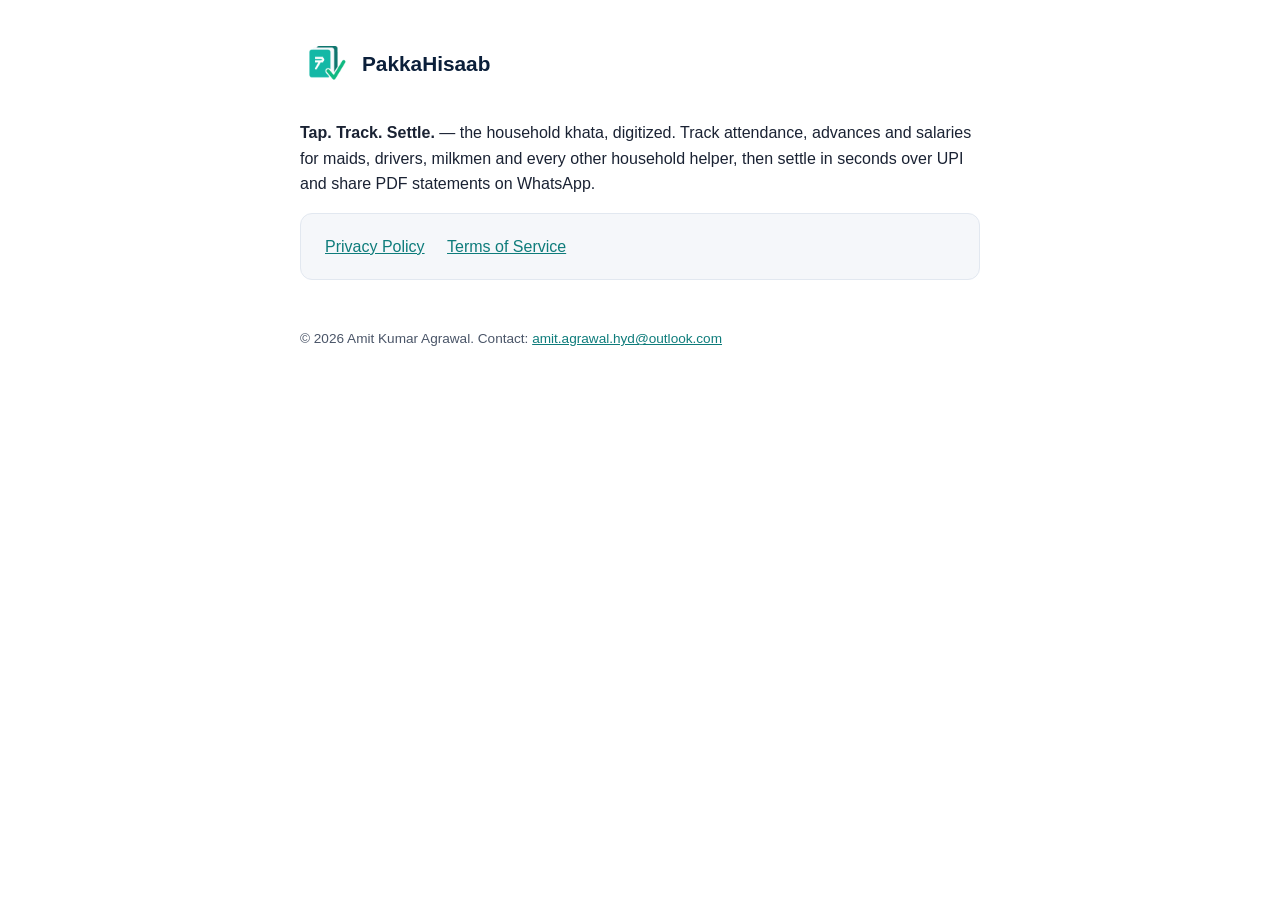
<file: web/index.html>
<!doctype html>
<html lang="en">
<head>
<meta charset="utf-8" />
<meta name="viewport" content="width=device-width, initial-scale=1" />
<title>PakkaHisaab — Tap. Track. Settle.</title>
<meta name="description" content="PakkaHisaab: track attendance, advances and salaries for household helpers, then settle in seconds over UPI." />
<link rel="icon" href="assets/logo_512.png" />
<link rel="stylesheet" href="assets/style.css" />
</head>
<body>
<div class="wrap">
  <header class="brand">
    <img src="assets/logo_512.png" alt="PakkaHisaab logo" />
    <h1>PakkaHisaab</h1>
  </header>

  <p><strong>Tap. Track. Settle.</strong> — the household khata, digitized. Track attendance,
  advances and salaries for maids, drivers, milkmen and every other household helper, then
  settle in seconds over UPI and share PDF statements on WhatsApp.</p>

  <div class="card links">
    <a href="privacy/">Privacy Policy</a>
    <a href="terms/">Terms of Service</a>
  </div>

  <footer>
    &copy; 2026 Amit Kumar Agrawal. Contact:
    <a href="mailto:amit.agrawal.hyd@outlook.com">amit.agrawal.hyd@outlook.com</a>
  </footer>
</div>
</body>
</html>
</file>
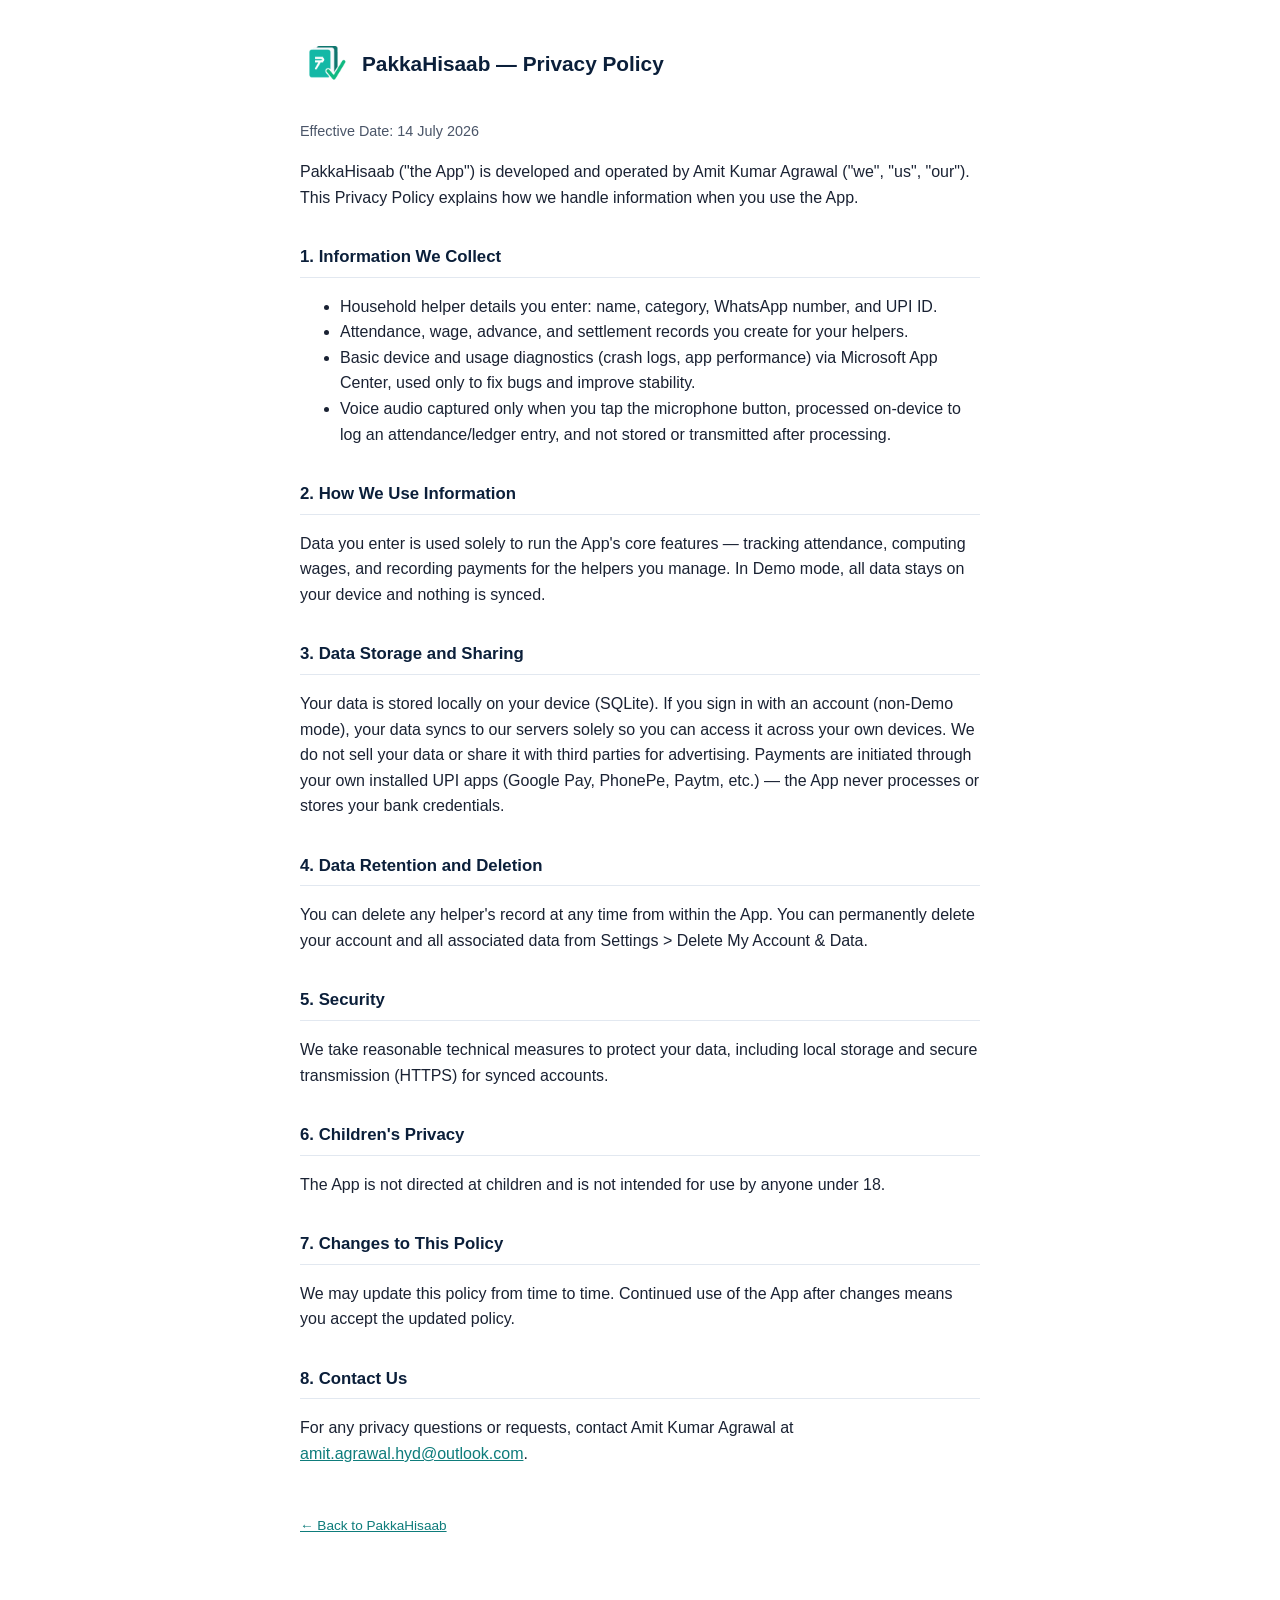
<file: web/privacy/index.html>
<!doctype html>
<html lang="en">
<head>
<meta charset="utf-8" />
<meta name="viewport" content="width=device-width, initial-scale=1" />
<title>Privacy Policy — PakkaHisaab</title>
<link rel="icon" href="../assets/logo_512.png" />
<link rel="stylesheet" href="../assets/style.css" />
</head>
<body>
<div class="wrap">
  <header class="brand">
    <img src="../assets/logo_512.png" alt="PakkaHisaab logo" />
    <h1>PakkaHisaab — Privacy Policy</h1>
  </header>

  <p class="muted">Effective Date: 14 July 2026</p>

  <p>PakkaHisaab ("the App") is developed and operated by Amit Kumar Agrawal ("we", "us",
  "our"). This Privacy Policy explains how we handle information when you use the App.</p>

  <h2>1. Information We Collect</h2>
  <ul>
    <li>Household helper details you enter: name, category, WhatsApp number, and UPI ID.</li>
    <li>Attendance, wage, advance, and settlement records you create for your helpers.</li>
    <li>Basic device and usage diagnostics (crash logs, app performance) via Microsoft App
    Center, used only to fix bugs and improve stability.</li>
    <li>Voice audio captured only when you tap the microphone button, processed on-device to
    log an attendance/ledger entry, and not stored or transmitted after processing.</li>
  </ul>

  <h2>2. How We Use Information</h2>
  <p>Data you enter is used solely to run the App's core features — tracking attendance,
  computing wages, and recording payments for the helpers you manage. In Demo mode, all data
  stays on your device and nothing is synced.</p>

  <h2>3. Data Storage and Sharing</h2>
  <p>Your data is stored locally on your device (SQLite). If you sign in with an account
  (non-Demo mode), your data syncs to our servers solely so you can access it across your own
  devices. We do not sell your data or share it with third parties for advertising. Payments
  are initiated through your own installed UPI apps (Google Pay, PhonePe, Paytm, etc.) — the
  App never processes or stores your bank credentials.</p>

  <h2>4. Data Retention and Deletion</h2>
  <p>You can delete any helper's record at any time from within the App. You can permanently
  delete your account and all associated data from Settings &gt; Delete My Account &amp;
  Data.</p>

  <h2>5. Security</h2>
  <p>We take reasonable technical measures to protect your data, including local storage and
  secure transmission (HTTPS) for synced accounts.</p>

  <h2>6. Children's Privacy</h2>
  <p>The App is not directed at children and is not intended for use by anyone under 18.</p>

  <h2>7. Changes to This Policy</h2>
  <p>We may update this policy from time to time. Continued use of the App after changes
  means you accept the updated policy.</p>

  <h2>8. Contact Us</h2>
  <p>For any privacy questions or requests, contact Amit Kumar Agrawal at
  <a href="mailto:amit.agrawal.hyd@outlook.com">amit.agrawal.hyd@outlook.com</a>.</p>

  <footer>
    <a href="../">&larr; Back to PakkaHisaab</a>
  </footer>
</div>
</body>
</html>
</file>
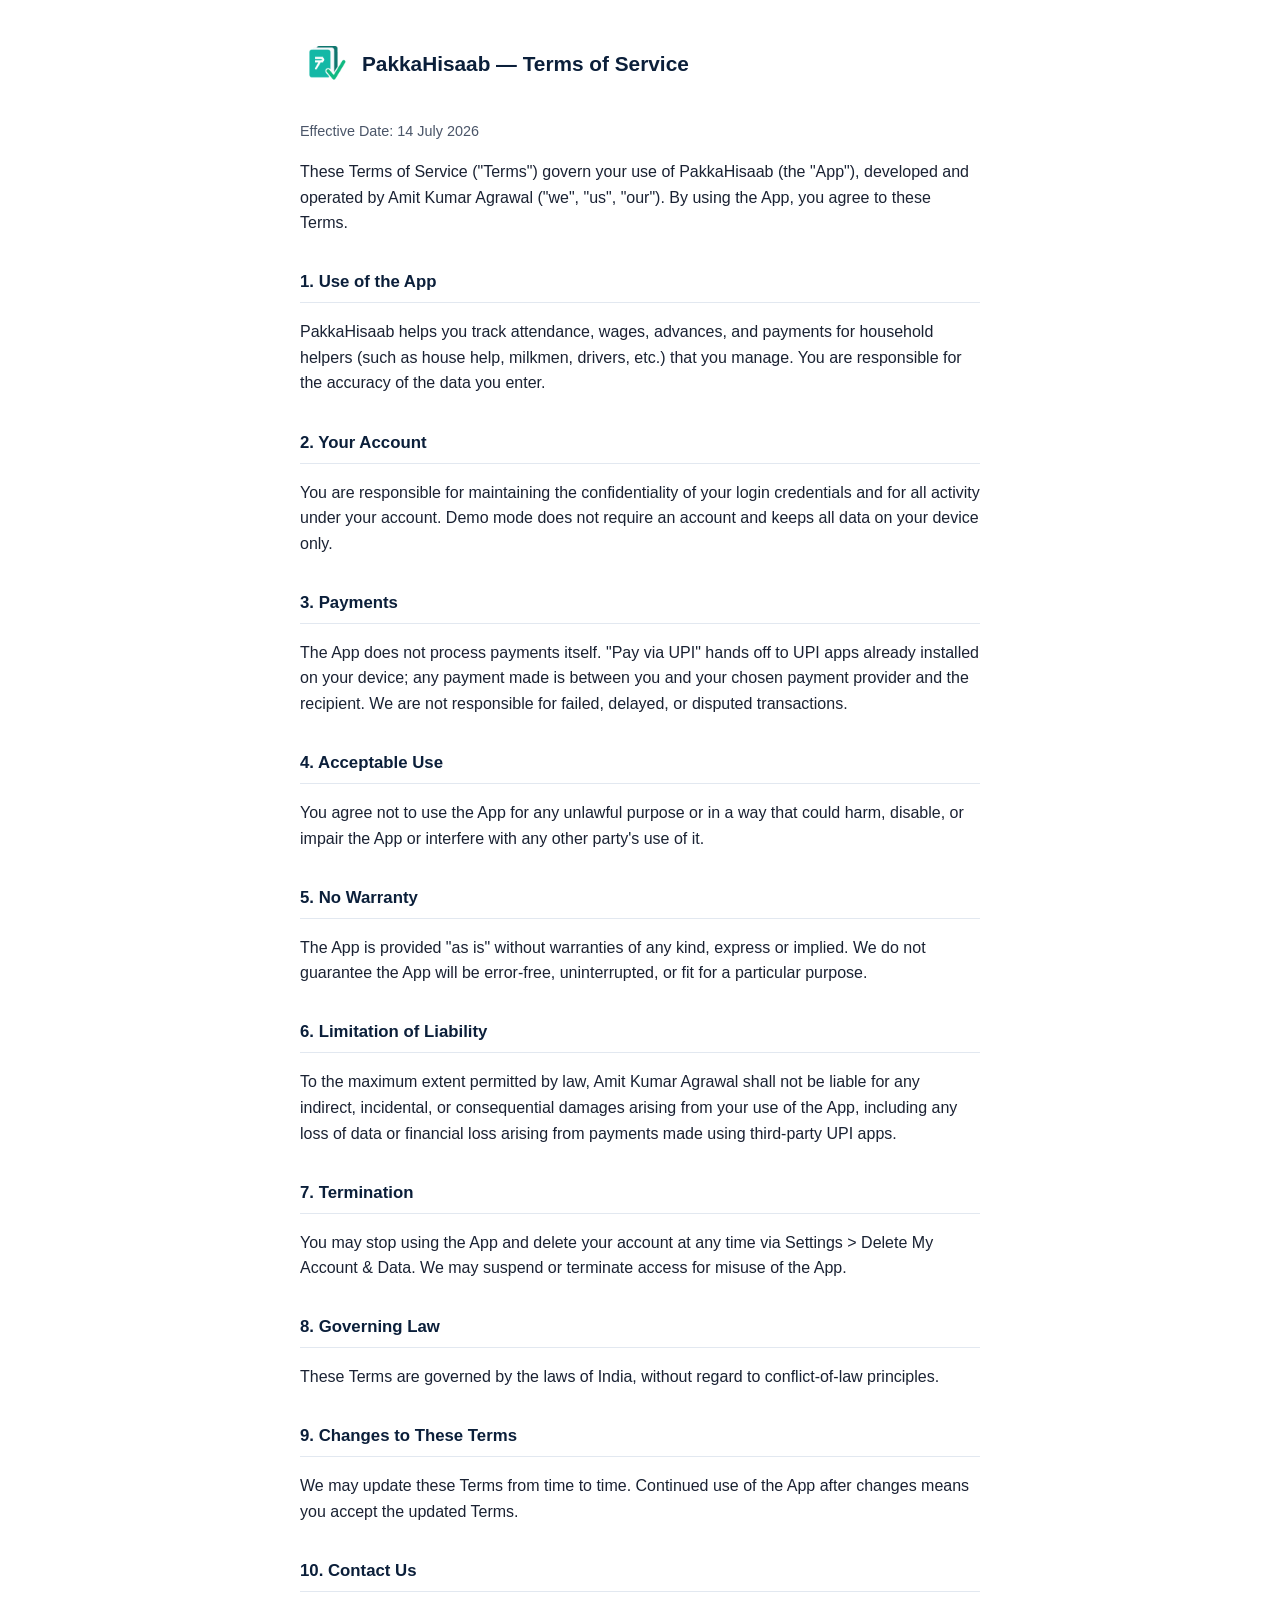
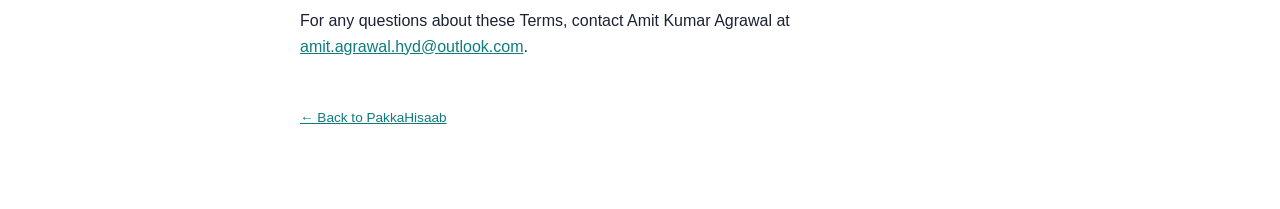
<file: web/terms/index.html>
<!doctype html>
<html lang="en">
<head>
<meta charset="utf-8" />
<meta name="viewport" content="width=device-width, initial-scale=1" />
<title>Terms of Service — PakkaHisaab</title>
<link rel="icon" href="../assets/logo_512.png" />
<link rel="stylesheet" href="../assets/style.css" />
</head>
<body>
<div class="wrap">
  <header class="brand">
    <img src="../assets/logo_512.png" alt="PakkaHisaab logo" />
    <h1>PakkaHisaab — Terms of Service</h1>
  </header>

  <p class="muted">Effective Date: 14 July 2026</p>

  <p>These Terms of Service ("Terms") govern your use of PakkaHisaab (the "App"), developed
  and operated by Amit Kumar Agrawal ("we", "us", "our"). By using the App, you agree to
  these Terms.</p>

  <h2>1. Use of the App</h2>
  <p>PakkaHisaab helps you track attendance, wages, advances, and payments for household
  helpers (such as house help, milkmen, drivers, etc.) that you manage. You are responsible
  for the accuracy of the data you enter.</p>

  <h2>2. Your Account</h2>
  <p>You are responsible for maintaining the confidentiality of your login credentials and
  for all activity under your account. Demo mode does not require an account and keeps all
  data on your device only.</p>

  <h2>3. Payments</h2>
  <p>The App does not process payments itself. "Pay via UPI" hands off to UPI apps already
  installed on your device; any payment made is between you and your chosen payment provider
  and the recipient. We are not responsible for failed, delayed, or disputed transactions.</p>

  <h2>4. Acceptable Use</h2>
  <p>You agree not to use the App for any unlawful purpose or in a way that could harm,
  disable, or impair the App or interfere with any other party's use of it.</p>

  <h2>5. No Warranty</h2>
  <p>The App is provided "as is" without warranties of any kind, express or implied. We do
  not guarantee the App will be error-free, uninterrupted, or fit for a particular
  purpose.</p>

  <h2>6. Limitation of Liability</h2>
  <p>To the maximum extent permitted by law, Amit Kumar Agrawal shall not be liable for any
  indirect, incidental, or consequential damages arising from your use of the App, including
  any loss of data or financial loss arising from payments made using third-party UPI
  apps.</p>

  <h2>7. Termination</h2>
  <p>You may stop using the App and delete your account at any time via Settings &gt; Delete
  My Account &amp; Data. We may suspend or terminate access for misuse of the App.</p>

  <h2>8. Governing Law</h2>
  <p>These Terms are governed by the laws of India, without regard to conflict-of-law
  principles.</p>

  <h2>9. Changes to These Terms</h2>
  <p>We may update these Terms from time to time. Continued use of the App after changes
  means you accept the updated Terms.</p>

  <h2>10. Contact Us</h2>
  <p>For any questions about these Terms, contact Amit Kumar Agrawal at
  <a href="mailto:amit.agrawal.hyd@outlook.com">amit.agrawal.hyd@outlook.com</a>.</p>

  <footer>
    <a href="../">&larr; Back to PakkaHisaab</a>
  </footer>
</div>
</body>
</html>
</file>
<file: web/assets/style.css>
:root {
  --navy: #0b1f3a;
  --teal: #0e7c7b;
  --gold: #c99a2e;
  --slate: #4a5568;
  --bg: #ffffff;
  --fg: #1a2233;
  --muted: #4a5568;
  --card: #f5f7fa;
  --border: #e2e8f0;
}

@media (prefers-color-scheme: dark) {
  :root {
    --bg: #0b1220;
    --fg: #e8ecf3;
    --muted: #a7b0c0;
    --card: #121a2c;
    --border: #22304a;
  }
}

* { box-sizing: border-box; }

body {
  margin: 0;
  font-family: -apple-system, "Segoe UI", Roboto, Helvetica, Arial, sans-serif;
  background: var(--bg);
  color: var(--fg);
  line-height: 1.6;
}

.wrap {
  max-width: 720px;
  margin: 0 auto;
  padding: 40px 20px 80px;
}

header.brand {
  display: flex;
  align-items: center;
  gap: 14px;
  margin-bottom: 32px;
}

header.brand img {
  width: 48px;
  height: 48px;
  border-radius: 12px;
}

header.brand h1 {
  font-size: 1.3rem;
  margin: 0;
}

h1, h2 { color: var(--navy); }
@media (prefers-color-scheme: dark) {
  h1, h2 { color: var(--fg); }
}

h2 {
  font-size: 1.05rem;
  margin-top: 2em;
  border-bottom: 1px solid var(--border);
  padding-bottom: 6px;
}

.muted { color: var(--muted); font-size: 0.9rem; }

a { color: var(--teal); }

.card {
  background: var(--card);
  border: 1px solid var(--border);
  border-radius: 12px;
  padding: 20px 24px;
  margin: 12px 0;
}

.links a {
  display: inline-block;
  margin-right: 18px;
}

footer {
  margin-top: 48px;
  font-size: 0.85rem;
  color: var(--muted);
}
</file>
